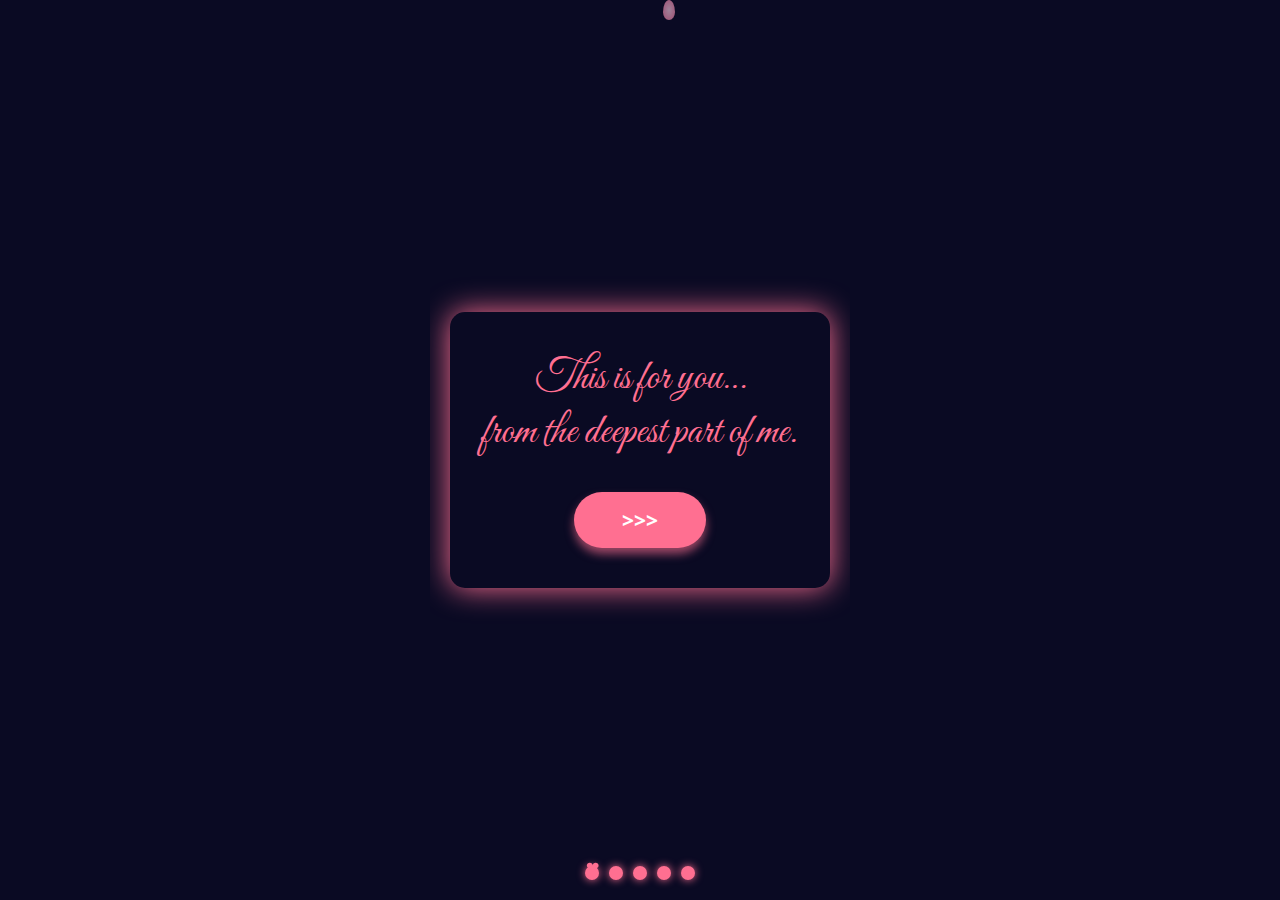
<file: index.html>
<!DOCTYPE html>
<html lang="en">
  <head>
    <meta charset="UTF-8" />
    <meta name="viewport" content="width=device-width, initial-scale=1" />
    <title>Intro - Our Journey</title>
    <link
      href="https://fonts.googleapis.com/css2?family=Great+Vibes&family=Open+Sans&display=swap"
      rel="stylesheet"
    />
    <style>
      * {
        margin: 0;
        padding: 0;
        box-sizing: border-box;
      }
      body,
      html {
        height: 100%;
        font-family: "Open Sans", sans-serif;
        background: #0a0a23;
        overflow-x: hidden;
        color: #fff;
        display: flex;
        flex-direction: column;
        justify-content: center;
        align-items: center;
        position: relative;
        padding: 20px;
      }

      .petal-container {
        position: fixed;
        top: 0;
        left: 0;
        width: 100%;
        height: 100%;
        pointer-events: none;
        overflow: hidden;
      }
      .petal {
        position: absolute;
        width: 12px;
        height: 20px;
        background: radial-gradient(ellipse at center, #ffcee4 0%, #ff94b8 70%);
        border-radius: 50% 50% 50% 50% / 60% 60% 40% 40%;
        opacity: 0.7;
        animation: fall 10s linear infinite;
      }
      @keyframes fall {
        0% {
          transform: translateY(-30px) rotate(0deg);
          opacity: 0.7;
        }
        50% {
          opacity: 1;
        }
        100% {
          transform: translateY(110vh) rotate(360deg);
          opacity: 0;
        }
      }

      .content {
        text-align: center;
        max-width: 400px;
        padding: 2.5rem 2rem;
        border-radius: 15px;
        box-shadow: 0 0 30px #ff6f91;
        user-select: none;
      }

      .note {
        font-family: "Great Vibes", cursive;
        font-size: 2.6rem;
        color: #ff6f91;
        margin-bottom: 2rem;
        line-height: 1.3;
      }

      button {
        font-family: "Open Sans", sans-serif;
        font-weight: 700;
        font-size: 1.3rem;
        background: #ff6f91;
        border: none;
        padding: 0.9rem 3rem;
        border-radius: 50px;
        cursor: pointer;
        color: white;
        box-shadow: 0 6px 10px rgba(255, 111, 145, 0.6);
        transition: box-shadow 0.3s ease, transform 0.2s ease;
        user-select: none;
        touch-action: manipulation;
      }
      button:hover {
        box-shadow: 0 12px 20px rgba(255, 111, 145, 0.9);
        transform: translateY(-3px);
      }
      button:active {
        transform: translateY(1px);
        box-shadow: 0 6px 10px rgba(255, 111, 145, 0.6);
      }

      .path-container {
        position: fixed;
        bottom: 80px;
        left: 50%;
        transform: translateX(-50%);
        width: 90%;
        max-width: 500px;
        height: 100px;
        display: none;
        align-items: center;
        justify-content: center;
        pointer-events: none;
        z-index: 10;
      }

      svg.path-svg {
        width: 100%;
        height: 100px;
        stroke: #ff6f91;
        stroke-width: 4;
        fill: none;
        stroke-linecap: round;
        stroke-dasharray: 1000;
        stroke-dashoffset: 1000;
        animation: drawPath 3.5s forwards;
      }
      @keyframes drawPath {
        to {
          stroke-dashoffset: 0;
        }
      }

      .footsteps {
        position: absolute;
        bottom: 15px;
        left: 0;
        width: 40px;
        height: 40px;
        background: url("https://i.imgur.com/1rTQoxK.png") no-repeat
          center/contain;
        animation: footstepsMove 3.5s forwards;
      }
      @keyframes footstepsMove {
        0% {
          left: 0;
          opacity: 1;
        }
        100% {
          left: calc(100% - 40px);
          opacity: 0;
        }
      }

      .progress-tracker {
        position: fixed;
        bottom: 20px;
        left: 50%;
        transform: translateX(-50%);
        display: flex;
        gap: 10px;
        align-items: center;
        z-index: 15;
        user-select: none;
      }
      .progress-dot {
        width: 14px;
        height: 14px;
        background: #ff6f91;
        border-radius: 50%;
        box-shadow: 0 0 8px #ff6f91;
        position: relative;
      }
      .progress-dot.heart::after {
        content: "❤";
        color: #ff6f91;
        font-size: 16px;
        position: absolute;
        top: -10px;
        left: 50%;
        transform: translateX(-50%);
        user-select: none;
      }

      @media (max-width: 480px) {
        .content {
          max-width: 90vw;
          padding: 2rem 1.5rem;
        }
        .note {
          font-size: 2rem;
        }
        button {
          font-size: 1.1rem;
          padding: 0.8rem 2.5rem;
        }
        .footsteps {
          width: 30px;
          height: 30px;
        }
      }
    </style>
  </head>
  <body>
    <div class="petal-container" aria-hidden="true"></div>
    <div
      class="content"
      role="main"
      aria-label="Welcome message and begin button"
    >
      <p class="note">This is for you…<br />from the deepest part of me.</p>
      <button id="beginBtn" aria-label="Begin the journey">>>></button>
    </div>
    <div class="path-container" aria-hidden="true">
      <svg class="path-svg" viewBox="0 0 500 100" preserveAspectRatio="none">
        <path d="M10 80 Q 125 10 250 80 T 490 80" />
      </svg>
      <div class="footsteps" aria-hidden="true"></div>
    </div>
    <div class="progress-tracker" aria-hidden="true">
      <div class="progress-dot heart" title="Start"></div>
      <div class="progress-dot" title="Section 1"></div>
      <div class="progress-dot" title="Section 2"></div>
      <div class="progress-dot" title="Section 3"></div>
      <div class="progress-dot" title="Closing"></div>
    </div>
    <script>
      const petalContainer = document.querySelector(".petal-container");
      function createPetal() {
        const petal = document.createElement("div");
        petal.classList.add("petal");
        petal.style.left = Math.random() * 100 + "vw";
        petal.style.animationDuration = 8 + Math.random() * 7 + "s";
        petal.style.opacity = 0.5 + Math.random() * 0.5;
        petalContainer.appendChild(petal);
        setTimeout(() => {
          petal.remove();
        }, 15000);
      }
      setInterval(createPetal, 400);

      const beginBtn = document.getElementById("beginBtn");
      const content = document.querySelector(".content");
      const pathContainer = document.querySelector(".path-container");

      beginBtn.addEventListener("click", () => {
        content.style.opacity = "0";
        setTimeout(() => (content.style.display = "none"), 700);
        pathContainer.style.display = "flex";

        setTimeout(() => {
          window.location.href = "./index2.html";
        }, 1000);
      });
    </script>
  </body>
</html>
</file>
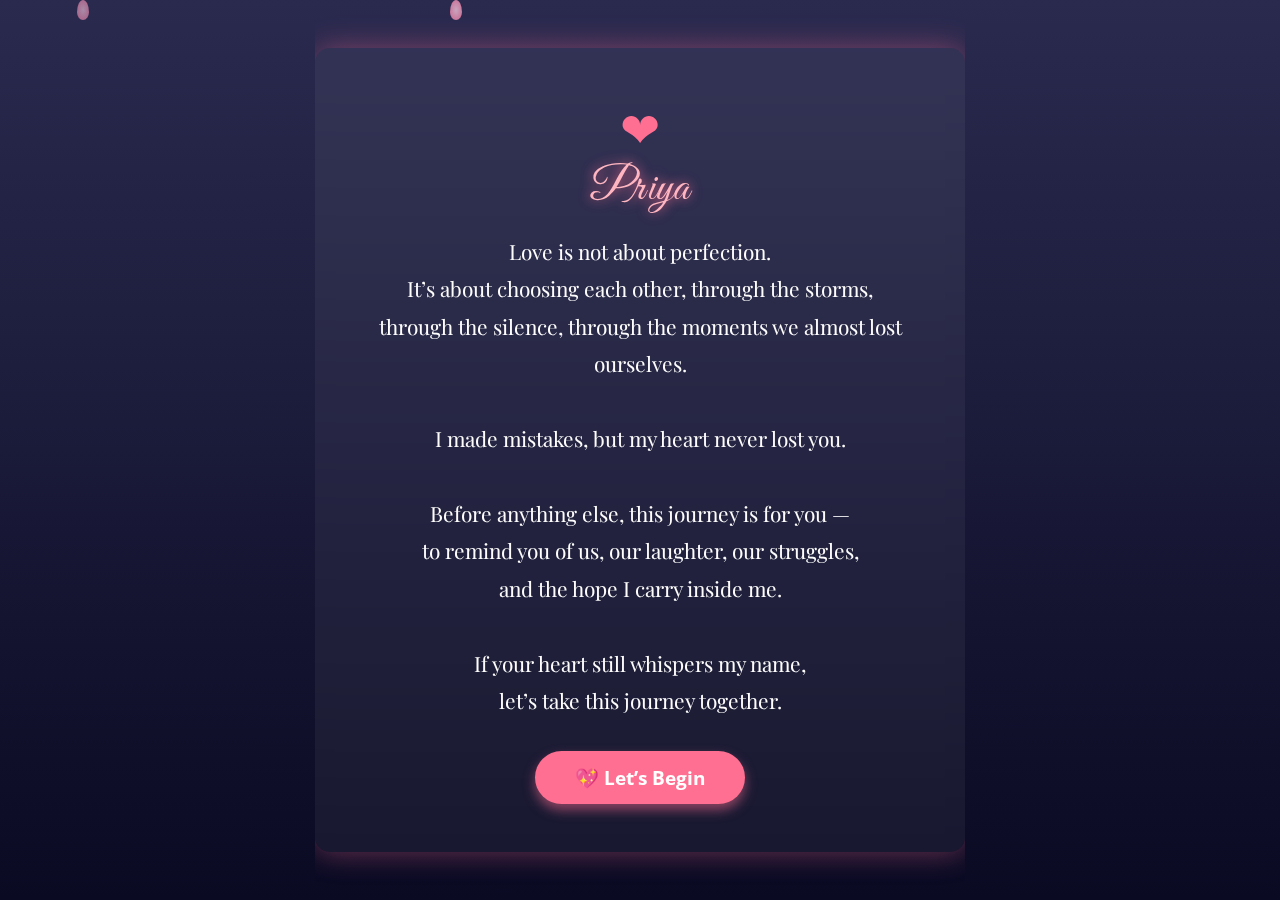
<file: index2.html>
<!DOCTYPE html>
<html lang="en">
  <head>
    <meta charset="UTF-8" />
    <meta name="viewport" content="width=device-width, initial-scale=1.0" />
    <title>Where It All Began</title>
    <link
      href="https://fonts.googleapis.com/css2?family=Great+Vibes&family=Open+Sans&family=Playfair+Display:ital,wght@1,600&display=swap"
      rel="stylesheet"
    />
    <style>
      * {
        margin: 0;
        padding: 0;
        box-sizing: border-box;
      }
      body,
      html {
        height: 100%;
        font-family: "Open Sans", sans-serif;
        background: linear-gradient(to top, #0a0a23, #2a2a4f);
        color: #fff;
        display: flex;
        justify-content: center;
        align-items: center;
        position: relative;
        overflow: hidden;
      }

      .clouds {
        position: absolute;
        width: 100%;
        height: 100%;
        background: url("https://i.imgur.com/ceU15GE.png") repeat-x;
        animation: moveClouds 60s linear infinite;
        opacity: 0.08;
      }
      @keyframes moveClouds {
        from {
          background-position: 0 0;
        }
        to {
          background-position: 10000px 0;
        }
      }

      .petal-container {
        position: fixed;
        top: 0;
        left: 0;
        width: 100%;
        height: 100%;
        pointer-events: none;

        overflow: hidden;
      }
      .petal {
        position: absolute;
        width: 12px;
        height: 20px;
        background: radial-gradient(ellipse at center, #ffcee4 0%, #ff94b8 70%);
        border-radius: 50% 50% 50% 50% / 60% 60% 40% 40%;
        opacity: 0.7;
        animation: fall 10s linear infinite;
      }
      @keyframes fall {
        0% {
          transform: translateY(-30px) rotate(0deg);
          opacity: 0.7;
        }
        50% {
          opacity: 1;
        }
        100% {
          transform: translateY(110vh) rotate(360deg);
          opacity: 0;
        }
      }

      .content {
        text-align: center;
        max-width: 650px;
        background: rgba(255, 255, 255, 0.05);
        padding: 3rem 2rem;
        border-radius: 15px;
        box-shadow: 0 0 30px rgba(255, 111, 145, 0.4);
        backdrop-filter: blur(8px);
        animation: fadeIn 2s ease-in-out;
      }

      @keyframes fadeIn {
        0% {
          opacity: 0;
          transform: translateY(30px);
        }
        100% {
          opacity: 1;
          transform: translateY(0);
        }
      }

      .heart {
        font-size: 3rem;
        animation: pulse 2s infinite;
        color: #ff6f91;
      }
      @keyframes pulse {
        0%,
        100% {
          transform: scale(1);
          opacity: 1;
        }
        50% {
          transform: scale(1.1);
          opacity: 0.6;
        }
      }

      .name-glow {
        font-family: "Great Vibes", cursive;
        font-size: 2.8rem;
        color: #ffb6c1;
        text-shadow: 0 0 12px #ff6f91;
        margin-bottom: 1rem;
        animation: glow 3s infinite alternate;
      }

      @keyframes glow {
        from {
          text-shadow: 0 0 8px #ff6f91;
        }
        to {
          text-shadow: 0 0 20px #ff6f91, 0 0 30px #ff6f91;
        }
      }

      .message {
        font-family: "Playfair Display", serif;
        font-size: 1.3rem;
        margin-bottom: 2rem;
        line-height: 1.8;
        color: #fdfdfd;
        animation: fadeInText 3s ease-in-out;
      }

      @keyframes fadeInText {
        0% {
          opacity: 0;
        }
        100% {
          opacity: 1;
        }
      }

      button {
        font-family: "Open Sans", sans-serif;
        font-weight: 700;
        font-size: 1.2rem;
        background: #ff6f91;
        border: none;
        padding: 0.8rem 2.5rem;
        border-radius: 40px;
        cursor: pointer;
        color: white;
        box-shadow: 0 6px 12px rgba(255, 111, 145, 0.5);
        transition: transform 0.2s ease, box-shadow 0.3s ease;
        animation: fadeIn 4s ease;
      }
      button:hover {
        transform: translateY(-3px);
        box-shadow: 0 12px 20px rgba(255, 111, 145, 0.8);
      }
      button:active {
        transform: translateY(1px);
        box-shadow: 0 6px 10px rgba(255, 111, 145, 0.6);
      }
    </style>
  </head>
  <body>
    <div class="clouds"></div>
    <div class="petal-container" aria-hidden="true"></div>

    <div class="content">
      <div class="heart">❤</div>
      <div class="name-glow">Priya</div>
      <div class="message">
        Love is not about perfection.<br />
        It’s about choosing each other, through the storms,<br />
        through the silence, through the moments we almost lost ourselves.<br /><br />
        I made mistakes, but my heart never lost you.<br /><br />
        Before anything else, this journey is for you —<br />
        to remind you of us, our laughter, our struggles,<br />
        and the hope I carry inside me.<br /><br />
        If your heart still whispers my name,<br />
        let’s take this journey together.
      </div>
      <button onclick="window.location.href='./index3.html'">
        💖 Let’s Begin
      </button>
    </div>

    <script>
      const petalContainer = document.querySelector(".petal-container");
      function createPetal() {
        const petal = document.createElement("div");
        petal.classList.add("petal");
        petal.style.left = Math.random() * 100 + "vw";
        petal.style.animationDuration = 8 + Math.random() * 7 + "s";
        petal.style.opacity = 0.5 + Math.random() * 0.5;
        petalContainer.appendChild(petal);
        setTimeout(() => petal.remove(), 15000);
      }
      setInterval(createPetal, 300);
    </script>
  </body>
</html>
</file>
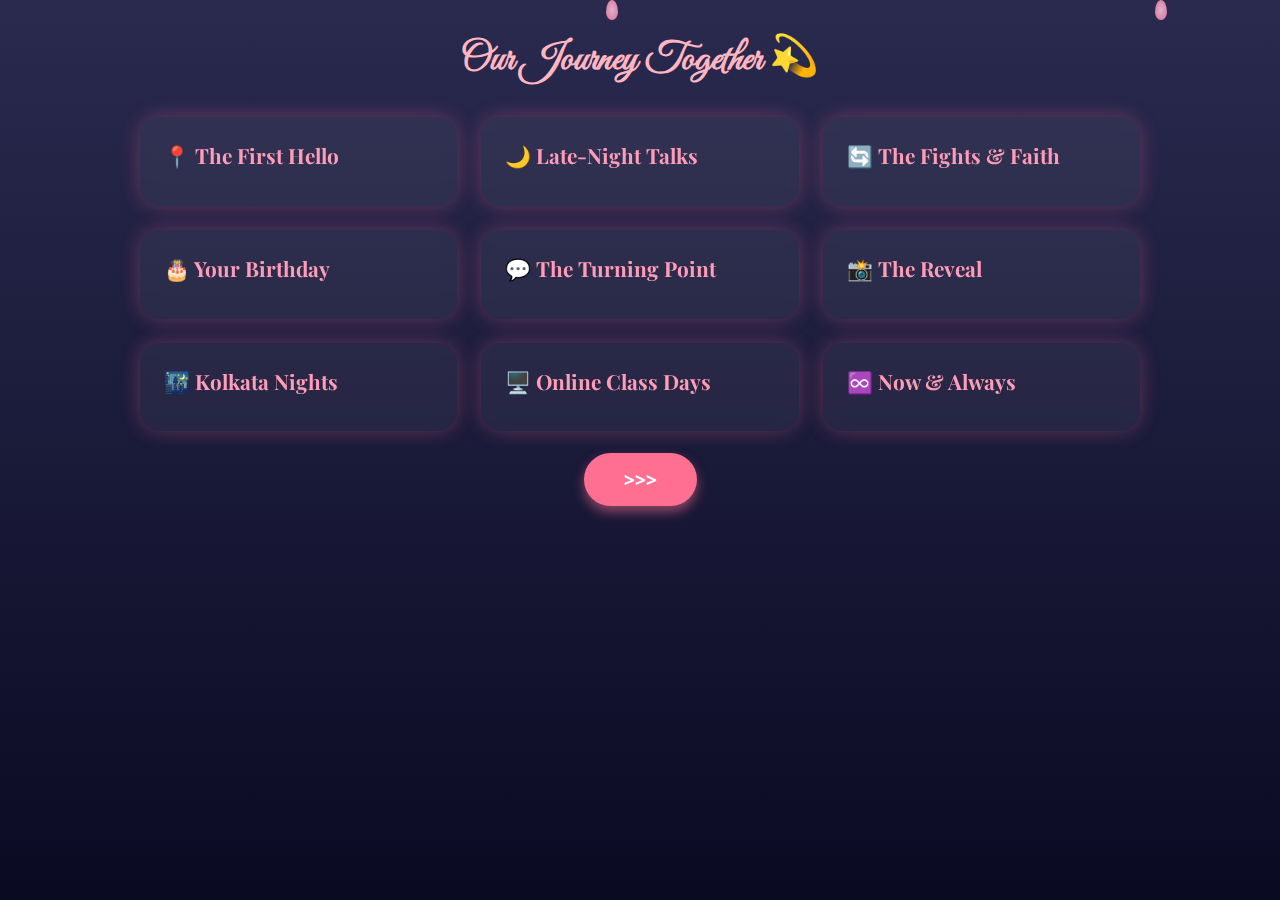
<file: index3.html>
<!DOCTYPE html>
<html lang="en">
  <head>
    <meta charset="UTF-8" />
    <meta name="viewport" content="width=device-width, initial-scale=1.0" />
    <title>Our Journey Together</title>
    <link
      href="https://fonts.googleapis.com/css2?family=Great+Vibes&family=Open+Sans&family=Playfair+Display:ital,wght@1,600&display=swap"
      rel="stylesheet"
    />
    <style>
      * {
        margin: 0;
        padding: 0;
        box-sizing: border-box;
      }

      body {
        font-family: "Open Sans", sans-serif;
        background: linear-gradient(to top, #0a0a23, #2a2a4f);
        color: white;
        min-height: 100vh;
        padding: 2rem 1rem;
        display: flex;
        flex-direction: column;
        align-items: center;
      }

      h1 {
        font-family: "Great Vibes", cursive;
        font-size: 2.5rem;
        margin-bottom: 2rem;
        color: #ffb6c1;
        text-align: center;
        animation: fadeIn 2s ease-in-out;
      }

      .timeline {
        display: grid;
        grid-template-columns: repeat(auto-fit, minmax(270px, 1fr));
        gap: 1.5rem;
        width: 100%;
        max-width: 1000px;
      }
      .petal-container {
        position: fixed;
        top: 0;
        left: 0;
        width: 100%;
        height: 100%;
        pointer-events: none;

        overflow: hidden;
      }
      .petal {
        position: absolute;
        width: 12px;
        height: 20px;
        background: radial-gradient(ellipse at center, #ffcee4 0%, #ff94b8 70%);
        border-radius: 50% 50% 50% 50% / 60% 60% 40% 40%;
        opacity: 0.7;
        animation: fall 10s linear infinite;
      }
      @keyframes fall {
        0% {
          transform: translateY(-30px) rotate(0deg);
          opacity: 0.7;
        }
        50% {
          opacity: 1;
        }
        100% {
          transform: translateY(110vh) rotate(360deg);
          opacity: 0;
        }
      }
      .card {
        background: rgba(255, 255, 255, 0.05);
        border-radius: 20px;
        padding: 1.5rem;
        box-shadow: 0 0 20px rgba(255, 111, 145, 0.3);
        backdrop-filter: blur(6px);
        transition: all 0.3s ease;
        position: relative;
        overflow: hidden;
        cursor: pointer;
      }

      .card h3 {
        font-family: "Playfair Display", serif;
        font-size: 1.3rem;
        color: #ff9db8;
        margin-bottom: 0.8rem;
      }

      .card .content {
        font-size: 0.95rem;
        line-height: 1.6;
        color: #fefefe;
        max-height: 0;
        overflow: hidden;
        transition: max-height 0.5s ease;
      }

      .card.open .content {
        max-height: 500px;
        margin-top: 1rem;
      }

      .card:hover {
        transform: translateY(-5px);
        box-shadow: 0 8px 30px rgba(255, 111, 145, 0.6);
      }

      @keyframes fadeIn {
        0% {
          opacity: 0;
          transform: translateY(30px);
        }
        100% {
          opacity: 1;
          transform: translateY(0);
        }
      }

      @media (max-width: 600px) {
        h1 {
          font-size: 2rem;
        }
      }

      button {
        font-family: "Open Sans", sans-serif;
        font-weight: 700;
        font-size: 1.2rem;
        background: #ff6f91;
        border: none;
        padding: 0.8rem 2.5rem;
        border-radius: 40px;
        cursor: pointer;
        color: white;
        box-shadow: 0 6px 12px rgba(255, 111, 145, 0.5);
        transition: transform 0.2s ease, box-shadow 0.3s ease;
        animation: fadeIn 4s ease;
      }
      button:hover {
        transform: translateY(-3px);
        box-shadow: 0 12px 20px rgba(255, 111, 145, 0.8);
      }
      button:active {
        transform: translateY(1px);
        box-shadow: 0 6px 10px rgba(255, 111, 145, 0.6);
      }
    </style>
  </head>
  <body>
    <div class="clouds"></div>
    <div class="petal-container" aria-hidden="true"></div>

    <h1>Our Journey Together 💫</h1>

    <div class="timeline">
      <div class="card" onclick="toggleCard(this)">
        <h3>📍 The First Hello</h3>
        <div class="content">
          I still remember the first message you sent. What started as a simple
          conversation lasted hours… and it felt like home. It was the kind of
          connection I never knew I needed — soft, unexpected, and real.
        </div>
      </div>

      <div class="card" onclick="toggleCard(this)">
        <h3>🌙 Late-Night Talks</h3>
        <div class="content">
          You had to leave for a ritual that night… but even then, I waited for
          our next talk like a kid waiting for magic. From the very start, you
          felt like comfort.
        </div>
      </div>

      <div class="card" onclick="toggleCard(this)">
        <h3>🔄 The Fights & Faith</h3>
        <div class="content">
          We stumbled, we broke, we went silent… but we always came back. That’s
          what made it real — choosing to stay, to try, again and again.
        </div>
      </div>

      <div class="card" onclick="toggleCard(this)">
        <h3>🎂 Your Birthday</h3>
        <div class="content">
          Even though we were fighting, I waited for midnight to wish you. My
          words were few, but my heart was full. That day, I knew — I wanted to
          protect your smile forever.
        </div>
      </div>

      <div class="card" onclick="toggleCard(this)">
        <h3>💬 The Turning Point</h3>
        <div class="content">
          On the way home, we talked and cleared the air. I told you, “I’ll stay
          close no matter where this leads.” That changed everything. I started
          truly falling for you.
        </div>
      </div>

      <div class="card" onclick="toggleCard(this)">
        <h3>📸 The Reveal</h3>
        <div class="content">
          I sent my picture, thinking it might be goodbye. But you didn’t pull
          away. You stayed. And I saw the beauty of your heart, your acceptance,
          your kindness.
        </div>
      </div>

      <div class="card" onclick="toggleCard(this)">
        <h3>🌃 Kolkata Nights</h3>
        <div class="content">
          During your time in Kolkata, everything bloomed — deep talks,
          late-night calls, laughter. It was the peak of us. And yes, I had
          already fallen in love.
        </div>
      </div>

      <div class="card" onclick="toggleCard(this)">
        <h3>🖥️ Online Class Days</h3>
        <div class="content">
          We used to spend the whole day together on video call — watching each
          other, laughing at the silliest things, learning side by side. Those
          were such pure days — simple yet filled with so much love. Even while
          studying, we found joy… in each other’s company. And that New Year’s
          night — I remember everything. The way we welcomed the new year
          together felt like a quiet promise. A moment of love wrapped in
          warmth, innocence, and togetherness.
        </div>
      </div>

      <div class="card" onclick="toggleCard(this)">
        <h3>♾️ Now & Always</h3>
        <div class="content">
          You’ve become my constant — my light, my home. I know the past two
          months were tough. But we have a history of coming back stronger.
          Maybe it was our test. And I think… we passed. This isn’t just a
          story. It’s the start of forever.
        </div>
      </div>
    </div>

    <br />
    <button onclick="window.location.href='./index4.html'">>>></button>

    <script>
      function toggleCard(card) {
        card.classList.toggle("open");
      }

      const petalContainer = document.querySelector(".petal-container");
      function createPetal() {
        const petal = document.createElement("div");
        petal.classList.add("petal");
        petal.style.left = Math.random() * 100 + "vw";
        petal.style.animationDuration = 8 + Math.random() * 7 + "s";
        petal.style.opacity = 0.5 + Math.random() * 0.5;
        petalContainer.appendChild(petal);
        setTimeout(() => petal.remove(), 15000);
      }
      setInterval(createPetal, 300);
    </script>
  </body>
</html>
</file>
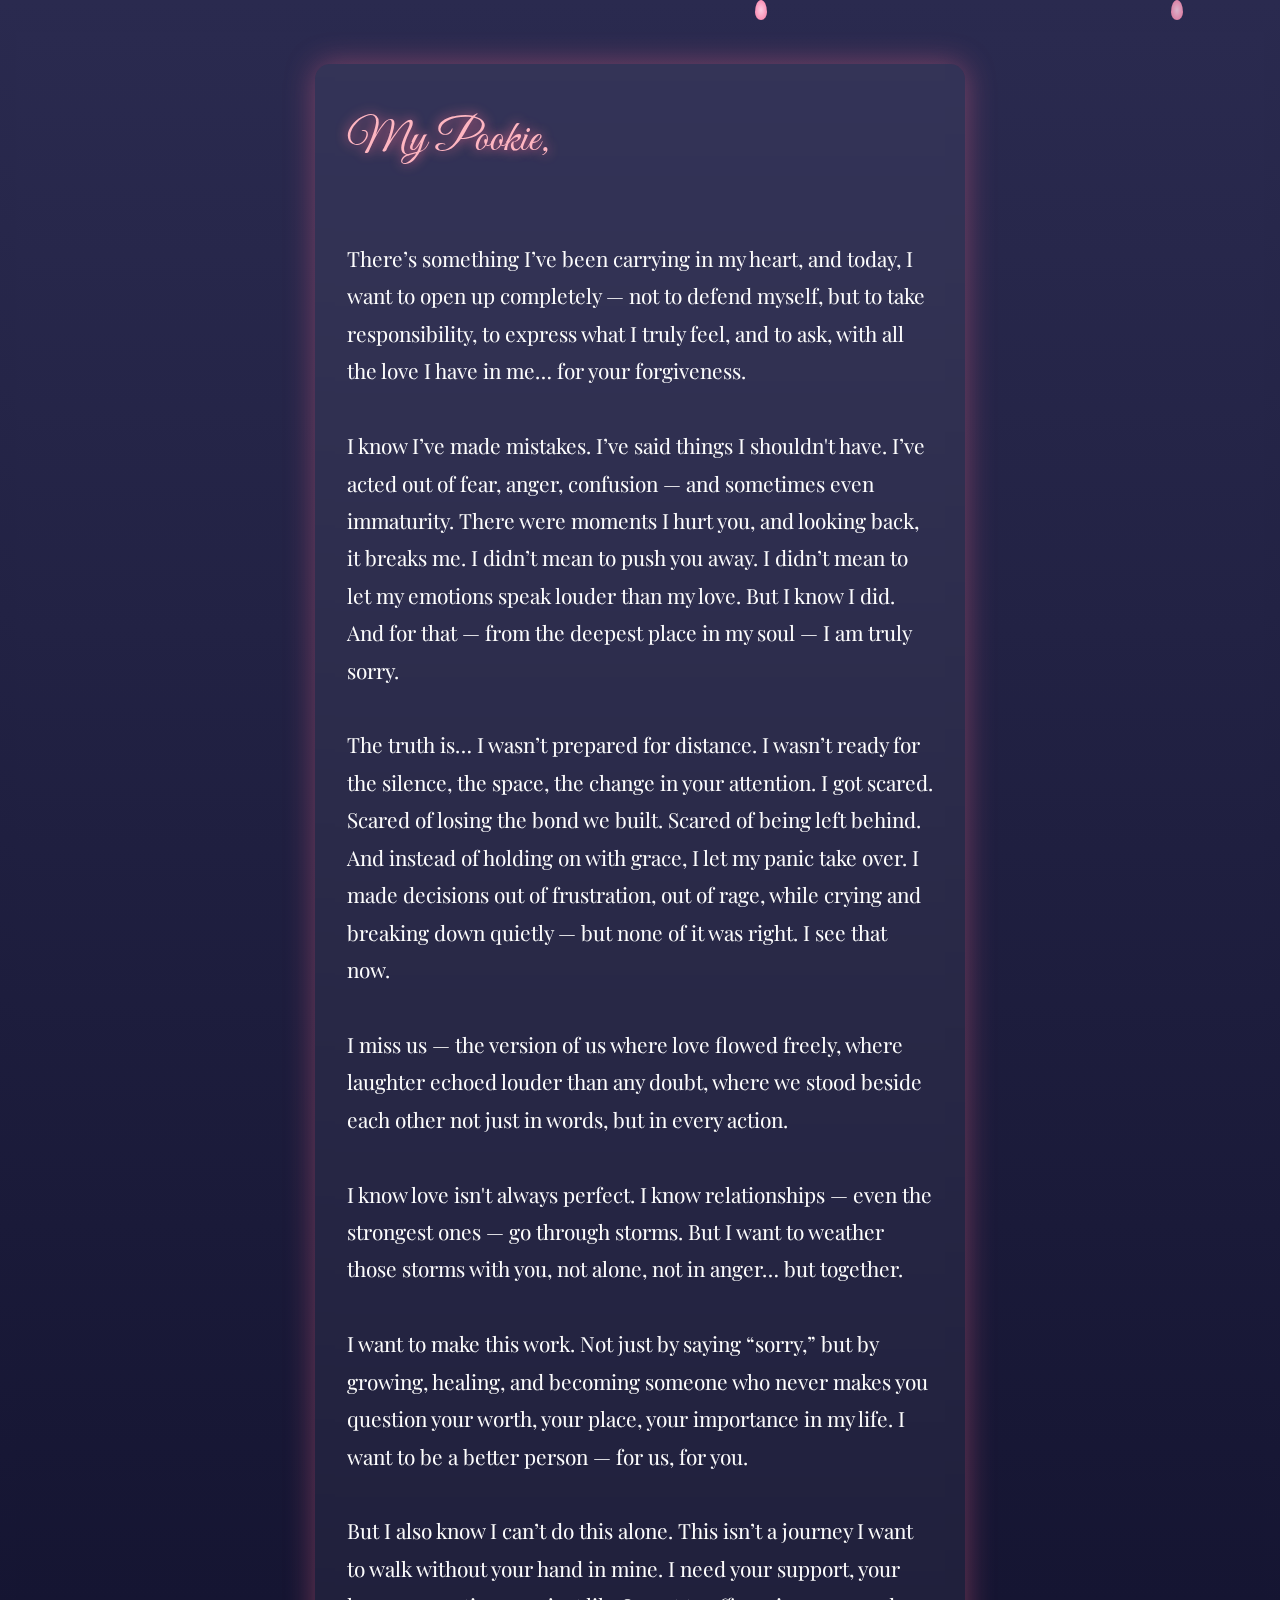
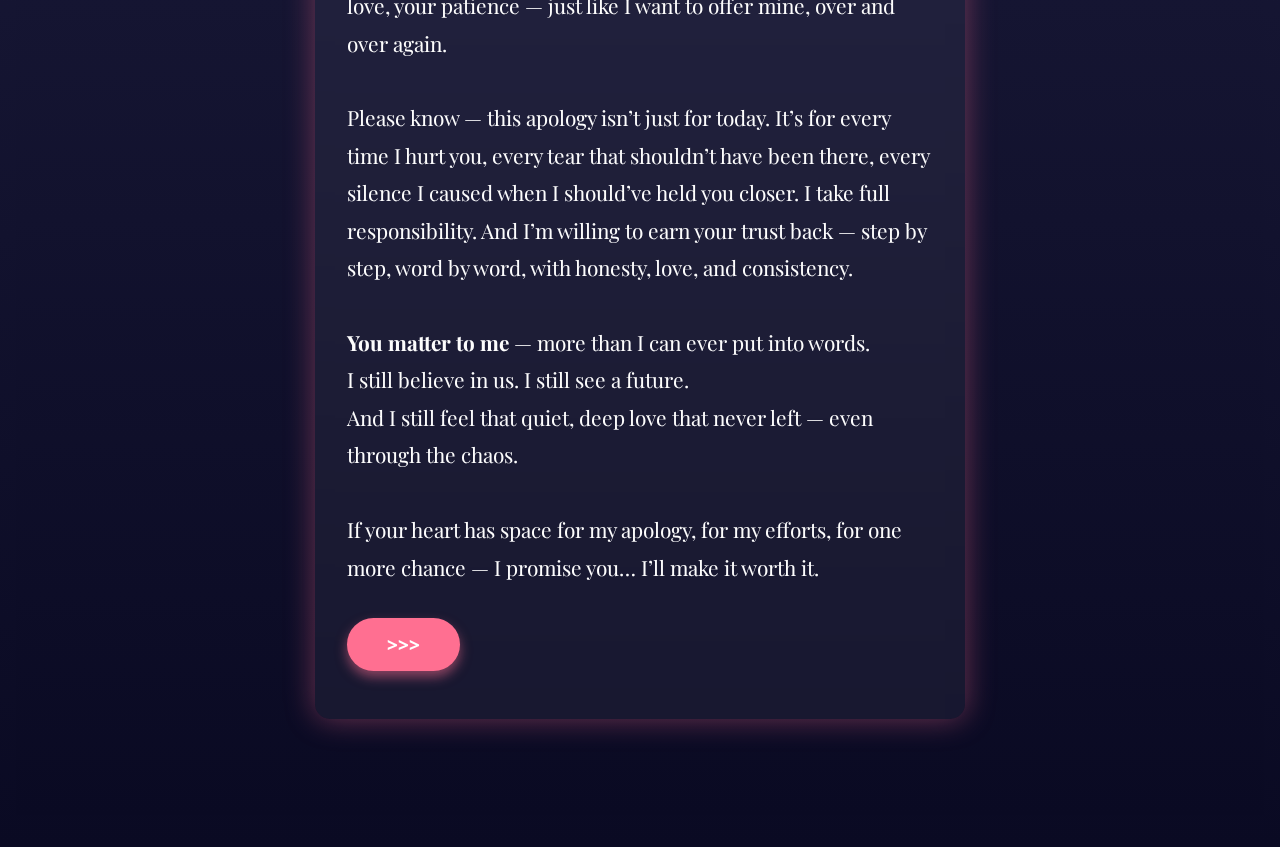
<file: index4.html>
<!DOCTYPE html>
<html lang="en">
  <head>
    <meta charset="UTF-8" />
    <meta name="viewport" content="width=device-width, initial-scale=1.0" />
    <title>Where It All Began</title>
    <link
      href="https://fonts.googleapis.com/css2?family=Great+Vibes&family=Open+Sans&family=Playfair+Display:ital,wght@1,600&display=swap"
      rel="stylesheet"
    />
    <style>
      * {
        margin: 0;
        padding: 0;
        box-sizing: border-box;
      }

      body,
      html {
        /* Remove flex centering so page can scroll */
        height: auto;
        min-height: 100vh;
        font-family: "Open Sans", sans-serif;
        background: linear-gradient(to top, #0a0a23, #2a2a4f);
        color: #fff;
        /* Allow normal flow and scrolling */
        overflow-x: hidden;
        padding: 2rem 1rem; /* some breathing room on sides */
      }

      .clouds {
        position: fixed; /* fixed to viewport */
        top: 0;
        left: 0;
        width: 100%;
        height: 100%;
        background: url("https://i.imgur.com/ceU15GE.png") repeat-x;
        animation: moveClouds 60s linear infinite;
        opacity: 0.08;
        pointer-events: none; /* prevent interaction */
        z-index: 0;
      }
      @keyframes moveClouds {
        from {
          background-position: 0 0;
        }
        to {
          background-position: 10000px 0;
        }
      }

      .petal-container {
        position: fixed;
        top: 0;
        left: 0;
        width: 100%;
        height: 100%;
        pointer-events: none;
        overflow: hidden;
        z-index: 1;
      }

      .petal {
        position: absolute;
        width: 12px;
        height: 20px;
        background: radial-gradient(ellipse at center, #ffcee4 0%, #ff94b8 70%);
        border-radius: 50% 50% 50% 50% / 60% 60% 40% 40%;
        opacity: 0.7;
        animation: fall 10s linear infinite;
      }
      @keyframes fall {
        0% {
          transform: translateY(-30px) rotate(0deg);
          opacity: 0.7;
        }
        50% {
          opacity: 1;
        }
        100% {
          transform: translateY(110vh) rotate(360deg);
          opacity: 0;
        }
      }

      .content {
        position: relative; /* so it stacks above fixed bg */
        max-width: 650px;
        margin: 0 auto 4rem; /* center horizontally + margin bottom */
        background: rgba(255, 255, 255, 0.05);
        padding: 3rem 2rem;
        border-radius: 15px;
        box-shadow: 0 0 30px rgba(255, 111, 145, 0.4);
        backdrop-filter: blur(8px);
        animation: fadeIn 2s ease-in-out;
        z-index: 2;
      }

      @keyframes fadeIn {
        0% {
          opacity: 0;
          transform: translateY(30px);
        }
        100% {
          opacity: 1;
          transform: translateY(0);
        }
      }

      .heart {
        font-size: 3rem;
        animation: pulse 2s infinite;
        color: #ff6f91;
        margin-bottom: 1rem;
      }
      @keyframes pulse {
        0%,
        100% {
          transform: scale(1);
          opacity: 1;
        }
        50% {
          transform: scale(1.1);
          opacity: 0.6;
        }
      }

      .name-glow {
        font-family: "Great Vibes", cursive;
        font-size: 2.8rem;
        color: #ffb6c1;
        text-shadow: 0 0 12px #ff6f91;
        margin-bottom: 1rem;
        animation: glow 3s infinite alternate;
      }

      @keyframes glow {
        from {
          text-shadow: 0 0 8px #ff6f91;
        }
        to {
          text-shadow: 0 0 20px #ff6f91, 0 0 30px #ff6f91;
        }
      }

      .message {
        font-family: "Playfair Display", serif;
        font-size: 1.3rem;
        margin-bottom: 2rem;
        line-height: 1.8;
        color: #fdfdfd;
        animation: fadeInText 3s ease-in-out;
      }

      @keyframes fadeInText {
        0% {
          opacity: 0;
        }
        100% {
          opacity: 1;
        }
      }

      button {
        font-family: "Open Sans", sans-serif;
        font-weight: 700;
        font-size: 1.2rem;
        background: #ff6f91;
        border: none;
        padding: 0.8rem 2.5rem;
        border-radius: 40px;
        cursor: pointer;
        color: white;
        box-shadow: 0 6px 12px rgba(255, 111, 145, 0.5);
        transition: transform 0.2s ease, box-shadow 0.3s ease;
        animation: fadeIn 4s ease;
      }
      button:hover {
        transform: translateY(-3px);
        box-shadow: 0 12px 20px rgba(255, 111, 145, 0.8);
      }
      button:active {
        transform: translateY(1px);
        box-shadow: 0 6px 10px rgba(255, 111, 145, 0.6);
      }

      /* Responsive adjustments */
      @media (max-width: 480px) {
        .content {
          padding: 2rem 1.2rem;
          margin-bottom: 3rem;
        }
        .heart {
          font-size: 2.5rem;
        }
        .name-glow {
          font-size: 2.2rem;
        }
        .message {
          font-size: 1.1rem;
          line-height: 1.6;
        }
        button {
          font-size: 1rem;
          padding: 0.7rem 2rem;
        }
      }
    </style>
  </head>
  <body>
    <div class="clouds"></div>
    <div class="petal-container" aria-hidden="true"></div>

    <div class="content">
      <div class="heart">
        <div class="name-glow">
          My <span class="highlight">Pookie</span>,<br /><br />
        </div>
      </div>

      <div class="message">
        There’s something I’ve been carrying in my heart, and today, I want to
        open up completely — not to defend myself, but to
        <span class="underline-anim">take responsibility</span>, to express what
        I truly feel, and to ask, with all the love I have in me… for your
        <span class="highlight">forgiveness</span>.<br /><br />

        I know I’ve made <span class="highlight">mistakes</span>. I’ve said
        things I shouldn't have. I’ve acted out of
        <span class="highlight">fear</span>,
        <span class="highlight">anger</span>,
        <span class="highlight">confusion</span> — and sometimes even
        immaturity. There were moments I hurt you, and looking back, it breaks
        me. I didn’t mean to push you away. I didn’t mean to let my emotions
        speak louder than my love. But I know I did. And for that — from the
        deepest place in my soul —
        <span class="highlight">I am truly sorry</span>.<br /><br />

        The truth is… I wasn’t prepared for
        <span class="highlight">distance</span>. I wasn’t ready for the
        <span class="highlight">silence</span>, the
        <span class="highlight">space</span>, the change in your attention. I
        got scared. Scared of losing the bond we built. Scared of being left
        behind. And instead of holding on with grace, I let my panic take over.
        I made decisions out of frustration, out of rage, while crying and
        breaking down quietly — but none of it was right. I see that now.<br /><br />

        I miss <span class="highlight">us</span> — the version of us where love
        flowed freely, where laughter echoed louder than any doubt, where we
        stood beside each other not just in words, but in every action.<br /><br />

        I know love isn't always perfect. I know relationships — even the
        strongest ones — go through storms. But I want to
        <span class="underline-anim">weather those storms with you</span>, not
        alone, not in anger… but together.<br /><br />

        I want to make this work. Not just by saying “<span class="highlight"
          >sorry</span
        >,” but by growing, healing, and becoming someone who never makes you
        question your worth, your place, your importance in my life. I want to
        be a better person — for us, for you.<br /><br />

        But I also know I can’t do this alone. This isn’t a journey I want to
        walk without your hand in mine. I need your
        <span class="highlight">support</span>, your
        <span class="highlight">love</span>, your
        <span class="highlight">patience</span> — just like I want to offer
        mine, over and over again.<br /><br />

        Please know — this apology isn’t just for today. It’s for every time I
        hurt you, every tear that shouldn’t have been there, every silence I
        caused when I should’ve held you closer. I take full responsibility. And
        I’m willing to earn your trust back — step by step, word by word, with
        honesty, love, and consistency.<br /><br />

        <strong>You matter to me</strong> — more than I can ever put into
        words.<br />
        I still <span class="highlight">believe in us</span>. I still
        <span class="underline-anim">see a future</span>.<br />
        And I still feel that
        <span class="highlight">quiet, deep love</span> that never left — even
        through the chaos.<br /><br />

        If your heart has space for my apology, for my efforts, for one more
        chance — I promise you…
        <span class="highlight">I’ll make it worth it.</span>
      </div>
      <button onclick="window.location.href='./index5.html'">
        >>>
      </button>
    </div>

    <script>
      const petalContainer = document.querySelector(".petal-container");
      function createPetal() {
        const petal = document.createElement("div");
        petal.classList.add("petal");
        petal.style.left = Math.random() * 100 + "vw";
        petal.style.animationDuration = 8 + Math.random() * 7 + "s";
        petal.style.opacity = 0.5 + Math.random() * 0.5;
        petalContainer.appendChild(petal);
        setTimeout(() => petal.remove(), 15000);
      }
      setInterval(createPetal, 300);
    </script>
  </body>
</html>
</file>
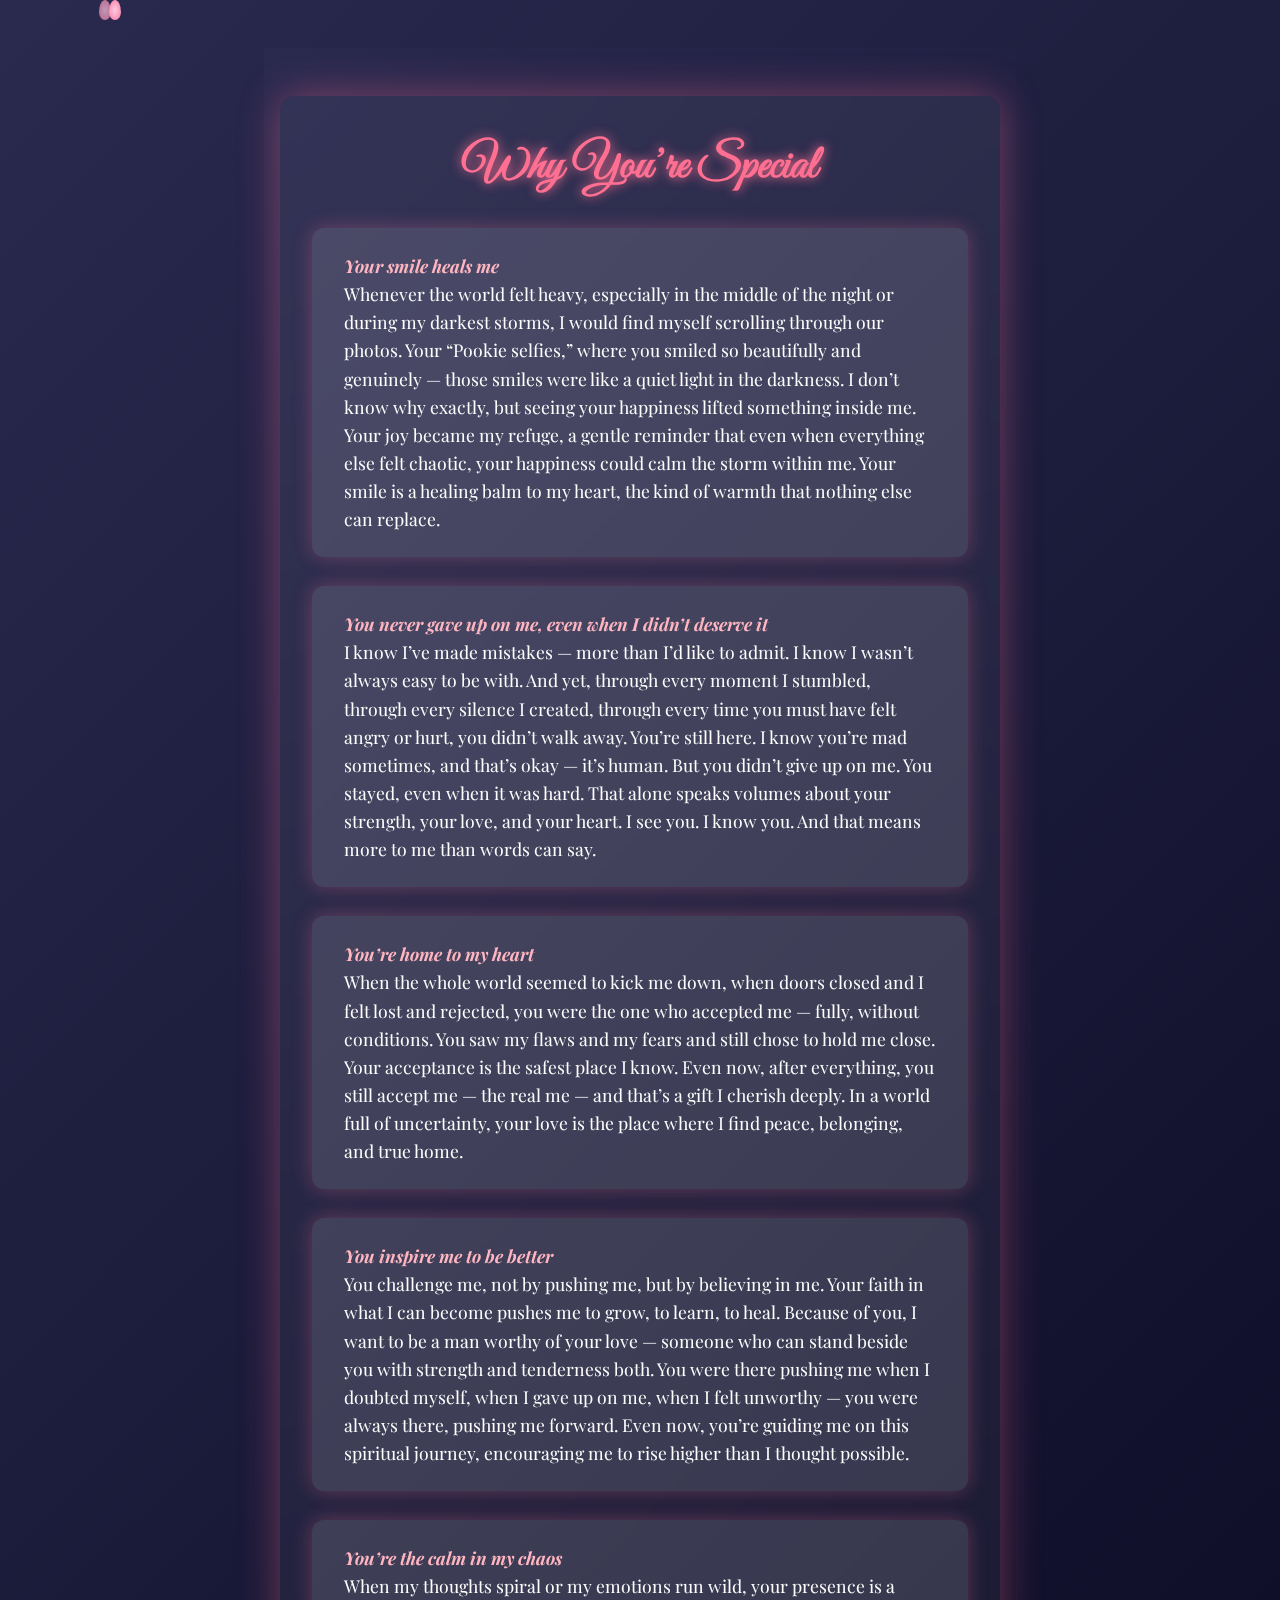
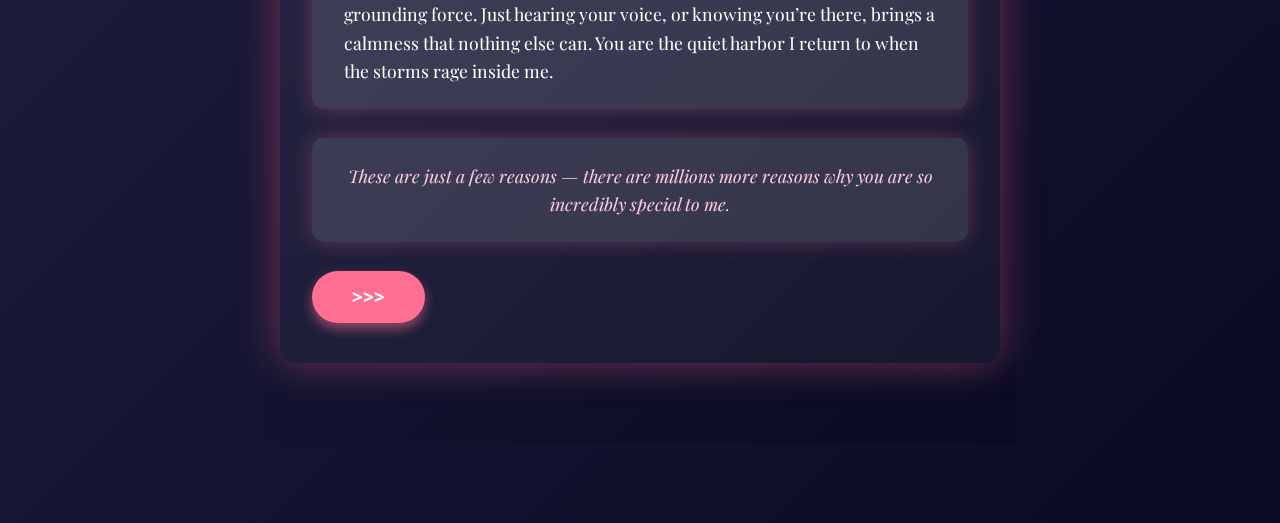
<file: index5.html>
<!DOCTYPE html>
<html lang="en">
  <head>
    <meta charset="UTF-8" />
    <meta name="viewport" content="width=device-width, initial-scale=1" />
    <title>Why You’re Special</title>
    <link
      href="https://fonts.googleapis.com/css2?family=Great+Vibes&family=Open+Sans&family=Playfair+Display&display=swap"
      rel="stylesheet"
    />
    <style>
      /* Reset */
      * {
        margin: 0;
        padding: 0;
        box-sizing: border-box;
      }
      body,
      html {
        min-height: 100vh;
        background: linear-gradient(135deg, #2a2a4f, #0a0a23);
        color: #fdfdfd;
        font-family: "Open Sans", sans-serif;
        display: flex;
        justify-content: center;
        align-items: flex-start;
        padding: 3rem 1rem 5rem;
      }

      .container {
        max-width: 720px;
        background: rgba(255 255 255 / 0.05);
        padding: 2.5rem 2rem;
        border-radius: 15px;
        box-shadow: 0 0 40px rgba(255, 111, 145, 0.4);
        backdrop-filter: blur(10px);
        animation: fadeIn 1.5s ease forwards;
      }

      @keyframes fadeIn {
        from {
          opacity: 0;
          transform: translateY(30px);
        }
        to {
          opacity: 1;
          transform: translateY(0);
        }
      }

      .clouds {
        position: fixed; /* fixed to viewport */
        top: 0;
        left: 0;
        width: 100%;
        height: 100%;
        background: url("https://i.imgur.com/ceU15GE.png") repeat-x;
        animation: moveClouds 60s linear infinite;
        opacity: 0.08;
        pointer-events: none; /* prevent interaction */
        z-index: 0;
      }
      @keyframes moveClouds {
        from {
          background-position: 0 0;
        }
        to {
          background-position: 10000px 0;
        }
      }

      .petal-container {
        position: fixed;
        top: 0;
        left: 0;
        width: 100%;
        height: 100%;
        pointer-events: none;
        overflow: hidden;
        z-index: 1;
      }

      .petal {
        position: absolute;
        width: 12px;
        height: 20px;
        background: radial-gradient(ellipse at center, #ffcee4 0%, #ff94b8 70%);
        border-radius: 50% 50% 50% 50% / 60% 60% 40% 40%;
        opacity: 0.7;
        animation: fall 10s linear infinite;
      }
      @keyframes fall {
        0% {
          transform: translateY(-30px) rotate(0deg);
          opacity: 0.7;
        }
        50% {
          opacity: 1;
        }
        100% {
          transform: translateY(110vh) rotate(360deg);
          opacity: 0;
        }
      }

      .content {
        position: relative; /* so it stacks above fixed bg */
        max-width: 650px;
        margin: 0 auto 4rem; /* center horizontally + margin bottom */
        background: rgba(255, 255, 255, 0.05);
        padding: 3rem 2rem;
        border-radius: 15px;
        box-shadow: 0 0 30px rgba(255, 111, 145, 0.4);
        backdrop-filter: blur(8px);
        animation: fadeIn 2s ease-in-out;
        z-index: 2;
      }

      @keyframes fadeIn {
        0% {
          opacity: 0;
          transform: translateY(30px);
        }
        100% {
          opacity: 1;
          transform: translateY(0);
        }
      }

      h1 {
        font-family: "Great Vibes", cursive;
        font-size: 3rem;
        text-align: center;
        margin-bottom: 2rem;
        color: #ff6f91;
        text-shadow: 0 0 12px #ff6f91;
        animation: glow 3s infinite alternate;
      }

      @keyframes glow {
        from {
          text-shadow: 0 0 8px #ff6f91;
        }
        to {
          text-shadow: 0 0 20px #ff6f91, 0 0 30px #ff6f91;
        }
      }

      .card {
        background: rgba(255 255 255 / 0.12);
        border-radius: 12px;
        padding: 1.5rem 2rem;
        margin-bottom: 1.8rem;
        box-shadow: 0 0 20px rgba(255, 111, 145, 0.3);
        position: relative;
        animation: floatUpDown 6s ease-in-out infinite;
        line-height: 1.6;
        font-family: "Playfair Display", serif;
        font-size: 1.1rem;
        color: #fefefe;
        user-select: none;
      }
      /* Slight variation in animation delay per card */
      .card:nth-child(2) {
        animation-delay: 1.2s;
      }
      .card:nth-child(3) {
        animation-delay: 2.4s;
      }
      .card:nth-child(4) {
        animation-delay: 0.6s;
      }
      .card:nth-child(5) {
        animation-delay: 1.8s;
      }

      @keyframes floatUpDown {
        0%,
        100% {
          transform: translateY(0);
          box-shadow: 0 0 20px rgba(255, 111, 145, 0.3);
        }
        50% {
          transform: translateY(-10px);
          box-shadow: 0 10px 30px rgba(255, 111, 145, 0.5);
        }
      }

      .highlight {
        color: #ffb6c1;
        font-weight: 700;
        font-style: italic;
      }

      button {
        font-family: "Open Sans", sans-serif;
        font-weight: 700;
        font-size: 1.2rem;
        background: #ff6f91;
        border: none;
        padding: 0.8rem 2.5rem;
        border-radius: 40px;
        cursor: pointer;
        color: white;
        box-shadow: 0 6px 12px rgba(255, 111, 145, 0.5);
        transition: transform 0.2s ease, box-shadow 0.3s ease;
        animation: fadeIn 4s ease;
      }
      button:hover {
        transform: translateY(-3px);
        box-shadow: 0 12px 20px rgba(255, 111, 145, 0.8);
      }
      button:active {
        transform: translateY(1px);
        box-shadow: 0 6px 10px rgba(255, 111, 145, 0.6);
      }

      /* Responsive */
      @media (max-width: 480px) {
        h1 {
          font-size: 2.4rem;
        }
        .card {
          font-size: 1rem;
          padding: 1.3rem 1.5rem;
        }
      }
    </style>
  </head>
  <body>

    <div class="clouds"></div>
    <div class="petal-container" aria-hidden="true"></div>
    <main
      class="container"
      role="main"
      aria-label="Reasons why you are special"
    >
      <h1>Why You’re Special</h1>

      <section class="card" tabindex="0">
        <strong><span class="highlight">Your smile heals me </span></strong><br />
        Whenever the world felt heavy, especially in the middle of the night or
        during my darkest storms, I would find myself scrolling through our
        photos. Your “Pookie selfies,” where you
        smiled so beautifully and genuinely — those smiles were like a quiet
        light in the darkness. I don’t know why exactly, but seeing your
        happiness lifted something inside me. Your joy became my refuge, a
        gentle reminder that even when everything else felt chaotic, your
        happiness could calm the storm within me. Your smile is a healing balm
        to my heart, the kind of warmth that nothing else can replace.
      </section>

      <section class="card" tabindex="0">
        <strong><span class="highlight">You never gave up on me, even when I didn’t deserve it </span></strong
        ><br />
        I know I’ve made mistakes — more than I’d like to admit. I know I wasn’t
        always easy to be with. And yet, through every moment I stumbled,
        through every silence I created, through every time you must have felt
        angry or hurt, you didn’t walk away. You’re still here. I know you’re
        mad sometimes, and that’s okay — it’s human. But you didn’t give up on
        me. You stayed, even when it was hard. That alone speaks volumes about
        your strength, your love, and your heart. I see you. I know you. And
        that means more to me than words can say.
      </section>

      <section class="card" tabindex="0">
        <strong><span class="highlight">You’re home to my heart</span> </strong><br />
        When the whole world seemed to kick me down, when doors closed and I
        felt lost and rejected, you were the one who accepted me — fully,
        without conditions. You saw my flaws and my fears and still chose to
        hold me close. Your acceptance is the safest place I know. Even now,
        after everything, you still accept me — the real me — and that’s a gift
        I cherish deeply. In a world full of uncertainty, your love is the place
        where I find peace, belonging, and true home.
      </section>

      <section class="card" tabindex="0">
        <strong><span class="highlight">You inspire me to be better</span> </strong><br />
        You challenge me, not by pushing me, but by believing in me. Your faith
        in what I can become pushes me to grow, to learn, to heal. Because of
        you, I want to be a man worthy of your love — someone who can stand
        beside you with strength and tenderness both. You were there pushing me
        when I doubted myself, when I gave up on me, when I felt unworthy — you
        were always there, pushing me forward. Even now, you’re guiding me on
        this spiritual journey, encouraging me to rise higher than I thought
        possible.
      </section>

      <section class="card" tabindex="0">
        <strong><span class="highlight">You’re the calm in my chaos</span> </strong><br />
        When my thoughts spiral or my emotions run wild, your presence is a
        grounding force. Just hearing your voice, or knowing you’re there,
        brings a calmness that nothing else can. You are the quiet harbor I
        return to when the storms rage inside me.
      </section>

      <section
        class="card"
        tabindex="0"
        style="text-align: center; font-style: italic; color: #ffcce1"
      >
        These are just a few reasons — there are millions more reasons why you
        are so incredibly special to me.
      </section>

      <button onclick="window.location.href='./index6.html'">>>></button>
    </main>
  </body>
  <script>
      const petalContainer = document.querySelector(".petal-container");
      function createPetal() {
        const petal = document.createElement("div");
        petal.classList.add("petal");
        petal.style.left = Math.random() * 100 + "vw";
        petal.style.animationDuration = 8 + Math.random() * 7 + "s";
        petal.style.opacity = 0.5 + Math.random() * 0.5;
        petalContainer.appendChild(petal);
        setTimeout(() => petal.remove(), 15000);
      }
      setInterval(createPetal, 300);
    </script>
</html>
</file>
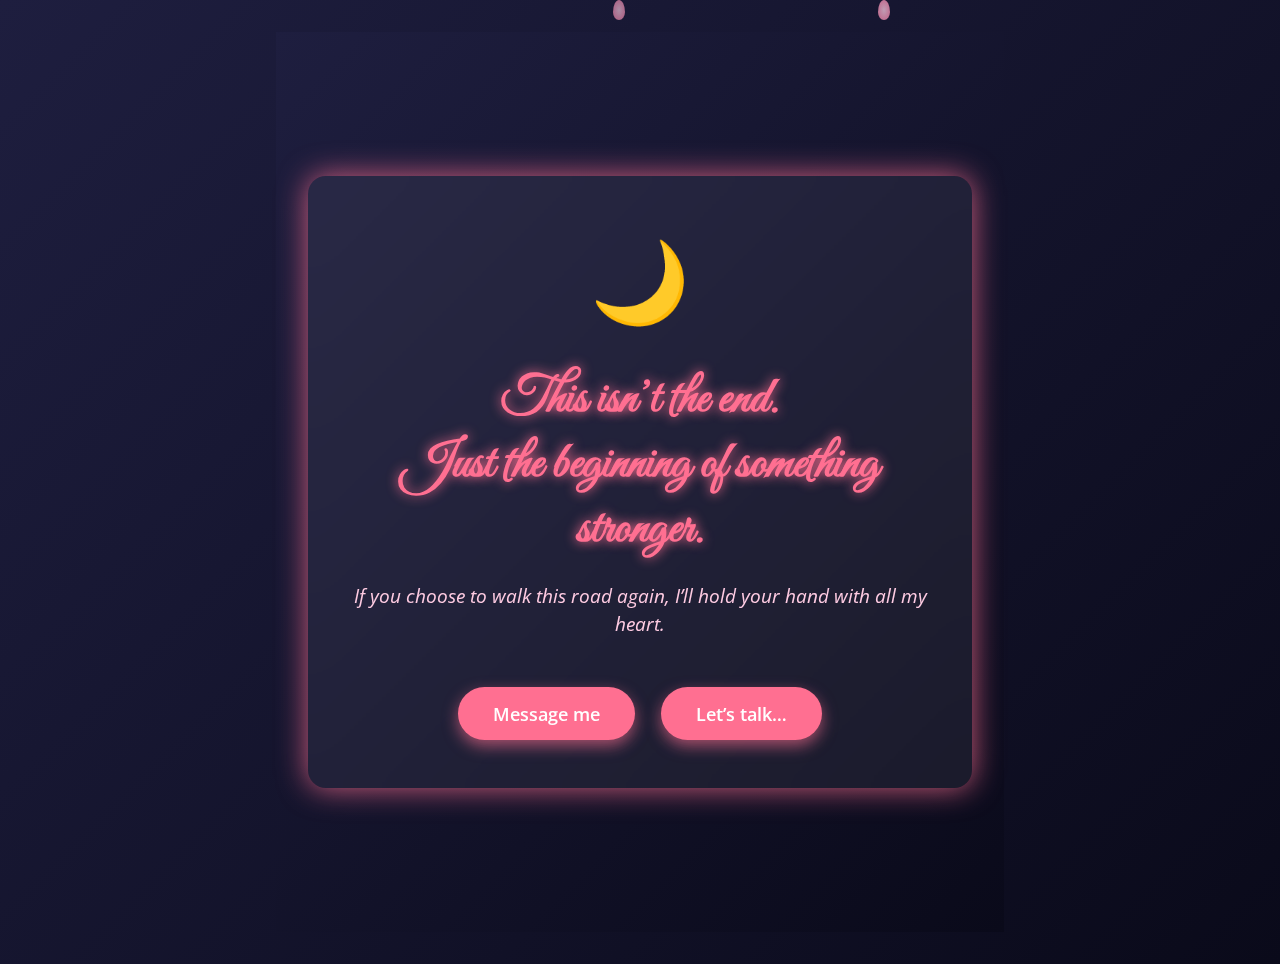
<file: index6.html>
<!DOCTYPE html>
<html lang="en">
  <head>
    <meta charset="UTF-8" />
    <meta name="viewport" content="width=device-width, initial-scale=1" />
    <title>The Next Step</title>
    <link
      href="https://fonts.googleapis.com/css2?family=Great+Vibes&family=Open+Sans&display=swap"
      rel="stylesheet"
    />
    <style>
      body,
      html {
        margin: 0;
        padding: 0;
        height: 100%;
        background: linear-gradient(135deg, #1e1e3f, #0a0a1a);
        color: #fce4ec;
        font-family: "Open Sans", sans-serif;
        display: flex;
        justify-content: center;
        align-items: center;
        padding: 2rem;
        text-align: center;
        flex-direction: column;
      }

      .container {
        max-width: 600px;
        background: rgba(255 255 255 / 0.06);
        padding: 3rem 2rem;
        border-radius: 18px;
        box-shadow: 0 0 30px #ff6f91cc;
        backdrop-filter: blur(12px);
        animation: fadeIn 1.6s ease forwards;
      }

      @keyframes fadeIn {
        from {
          opacity: 0;
          transform: translateY(40px);
        }
        to {
          opacity: 1;
          transform: translateY(0);
        }
      }

      .moon {
        font-size: 5rem;
        margin-bottom: 1rem;
        color: #ffb6c1;
        animation: glowMoon 3s infinite alternate ease-in-out;
      }

      @keyframes glowMoon {
        from {
          text-shadow: 0 0 15px #ffb6c1, 0 0 30px #ffb6c1;
        }
        to {
          text-shadow: 0 0 30px #ff6f91, 0 0 50px #ff6f91;
        }
      }

      h1 {
        font-family: "Great Vibes", cursive;
        font-size: 3.2rem;
        margin-bottom: 1rem;
        color: #ff6f91;
        text-shadow: 0 0 12px #ff6f91;
      }

      p {
        font-size: 1.3rem;
        margin-bottom: 2rem;
        line-height: 1.5;
        color: #ffe6f0;
        user-select: none;
      }

      .promise {
        font-style: italic;
        font-size: 1.2rem;
        margin-bottom: 3rem;
        color: #ffcce3;
        user-select: none;
      }

      .buttons {
        display: flex;
        justify-content: center;
        gap: 1.6rem;
        flex-wrap: wrap;
      }

      .btn {
        background: #ff6f91;
        border: none;
        color: white;
        font-weight: 600;
        padding: 0.9rem 2.2rem;
        border-radius: 50px;
        font-size: 1.1rem;
        cursor: pointer;
        box-shadow: 0 6px 15px rgba(255, 111, 145, 0.6);
        transition: background-color 0.3s ease, transform 0.2s ease;
        text-decoration: none;
        display: inline-flex;
        align-items: center;
        justify-content: center;
        user-select: none;
      }
      .btn:hover,
      .btn:focus {
        background: #ff4f75;
        transform: translateY(-3px);
        outline: none;
        box-shadow: 0 8px 20px rgba(255, 79, 117, 0.8);
      }
      .btn:active {
        transform: translateY(-1px);
        box-shadow: 0 5px 12px rgba(255, 79, 117, 0.7);
      }

      @media (max-width: 480px) {
        h1 {
          font-size: 2.6rem;
        }
        p,
        .promise {
          font-size: 1rem;
        }
        .buttons {
          flex-direction: column;
        }
        .btn {
          width: 100%;
          max-width: 300px;
          padding: 1rem;
        }
      }
      .clouds {
        position: fixed; /* fixed to viewport */
        top: 0;
        left: 0;
        width: 100%;
        height: 100%;
        background: url("https://i.imgur.com/ceU15GE.png") repeat-x;
        animation: moveClouds 60s linear infinite;
        opacity: 0.08;
        pointer-events: none; /* prevent interaction */
        z-index: 0;
      }
      @keyframes moveClouds {
        from {
          background-position: 0 0;
        }
        to {
          background-position: 10000px 0;
        }
      }

      .petal-container {
        position: fixed;
        top: 0;
        left: 0;
        width: 100%;
        height: 100%;
        pointer-events: none;
        overflow: hidden;
        z-index: 1;
      }

      .petal {
        position: absolute;
        width: 12px;
        height: 20px;
        background: radial-gradient(ellipse at center, #ffcee4 0%, #ff94b8 70%);
        border-radius: 50% 50% 50% 50% / 60% 60% 40% 40%;
        opacity: 0.7;
        animation: fall 10s linear infinite;
      }
      @keyframes fall {
        0% {
          transform: translateY(-30px) rotate(0deg);
          opacity: 0.7;
        }
        50% {
          opacity: 1;
        }
        100% {
          transform: translateY(110vh) rotate(360deg);
          opacity: 0;
        }
      }
    </style>
  </head>
  <body>
    <div class="clouds"></div>
    <div class="petal-container" aria-hidden="true"></div>
    <main
      class="container"
      role="main"
      aria-label="Closing message and next steps"
    >
      <div class="moon" aria-hidden="true">🌙</div>
      <h1>
        This isn’t the end.<br />Just the beginning of something stronger.
      </h1>
      <p class="promise">
        If you choose to walk this road again, I’ll hold your hand with all my
        heart.
      </p>

      <div class="buttons">
        <a
          href="https://wa.me/+919639409264"
          target="_blank"
          rel="noopener noreferrer"
          class="btn"
          aria-label="Message me on WhatsApp"
          >Message me</a
        >
      
        <a href="tel:+8433403062" class="btn" aria-label="Call me"
          >Let’s talk…</a
        >
      </div>
    </main>
  </body>

  <script>
      const petalContainer = document.querySelector(".petal-container");
      function createPetal() {
        const petal = document.createElement("div");
        petal.classList.add("petal");
        petal.style.left = Math.random() * 100 + "vw";
        petal.style.animationDuration = 8 + Math.random() * 7 + "s";
        petal.style.opacity = 0.5 + Math.random() * 0.5;
        petalContainer.appendChild(petal);
        setTimeout(() => petal.remove(), 15000);
      }
      setInterval(createPetal, 300);
    </script>
</html>
</file>
